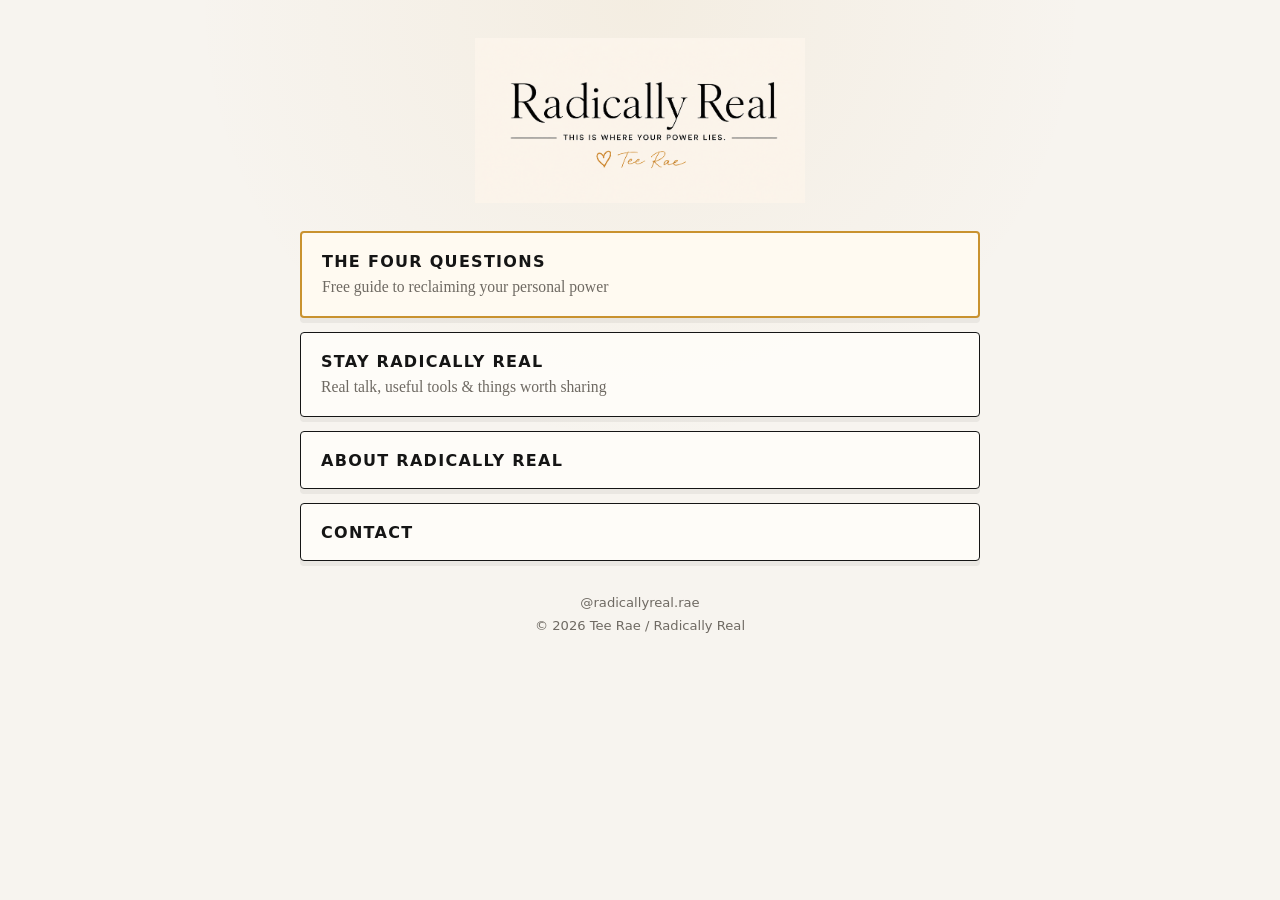
<file: index.html>
<!doctype html>
<html lang="en">
<head>
  <meta charset="utf-8" />
  <meta name="viewport" content="width=device-width, initial-scale=1" />
  <meta name="description" content="Radically Real by Tee Rae. This is where your power lies." />
  <title>Radically Real</title>
  <link rel="stylesheet" href="styles.css" />
</head>
<body>
  <main class="site-shell">
    <header class="brand">
      <img class="brand-logo" src="radically real watermark.png" alt="Radically Real watermark logo" />
    </header>

    <section class="link-stack" aria-label="Radically Real links">
      <!-- Replace href with your Kit free-guide signup URL when ready. -->
     <a class="link-card primary" href="#" data-formkit-toggle="cbc5f8ef7a" aria-label="The Four Questions free guide">
        <span class="link-title">The Four Questions</span>
        <span class="link-subtitle">Free guide to reclaiming your personal power</span>
      </a>

      <!-- Replace href with your Kit general signup URL when ready. -->
  <a class="link-card" href="#" data-formkit-toggle="6499957e2b" aria-label="Stay Radically Real email signup">
        <span class="link-title">Stay Radically Real</span>
        <span class="link-subtitle">Real talk, useful tools &amp; things worth sharing</span>
      </a>

      <a class="link-card" href="about.html">
        <span class="link-title">About Radically Real</span>
      </a>

      <a class="link-card" href="contact.html">
        <span class="link-title">Contact</span>
      </a>
    </section>

    <footer class="footer">
      <div>@radicallyreal.rae</div>
      <div style="margin-top:8px;">© 2026 Tee Rae / Radically Real</div>
    </footer>
  </main>
<script async data-uid="cbc5f8ef7a" src="https://radically-real.kit.com/cbc5f8ef7a/index.js"></script>
<script async data-uid="6499957e2b" src="https://radically-real.kit.com/6499957e2b/index.js"></script>
</body>
</html>
</file>
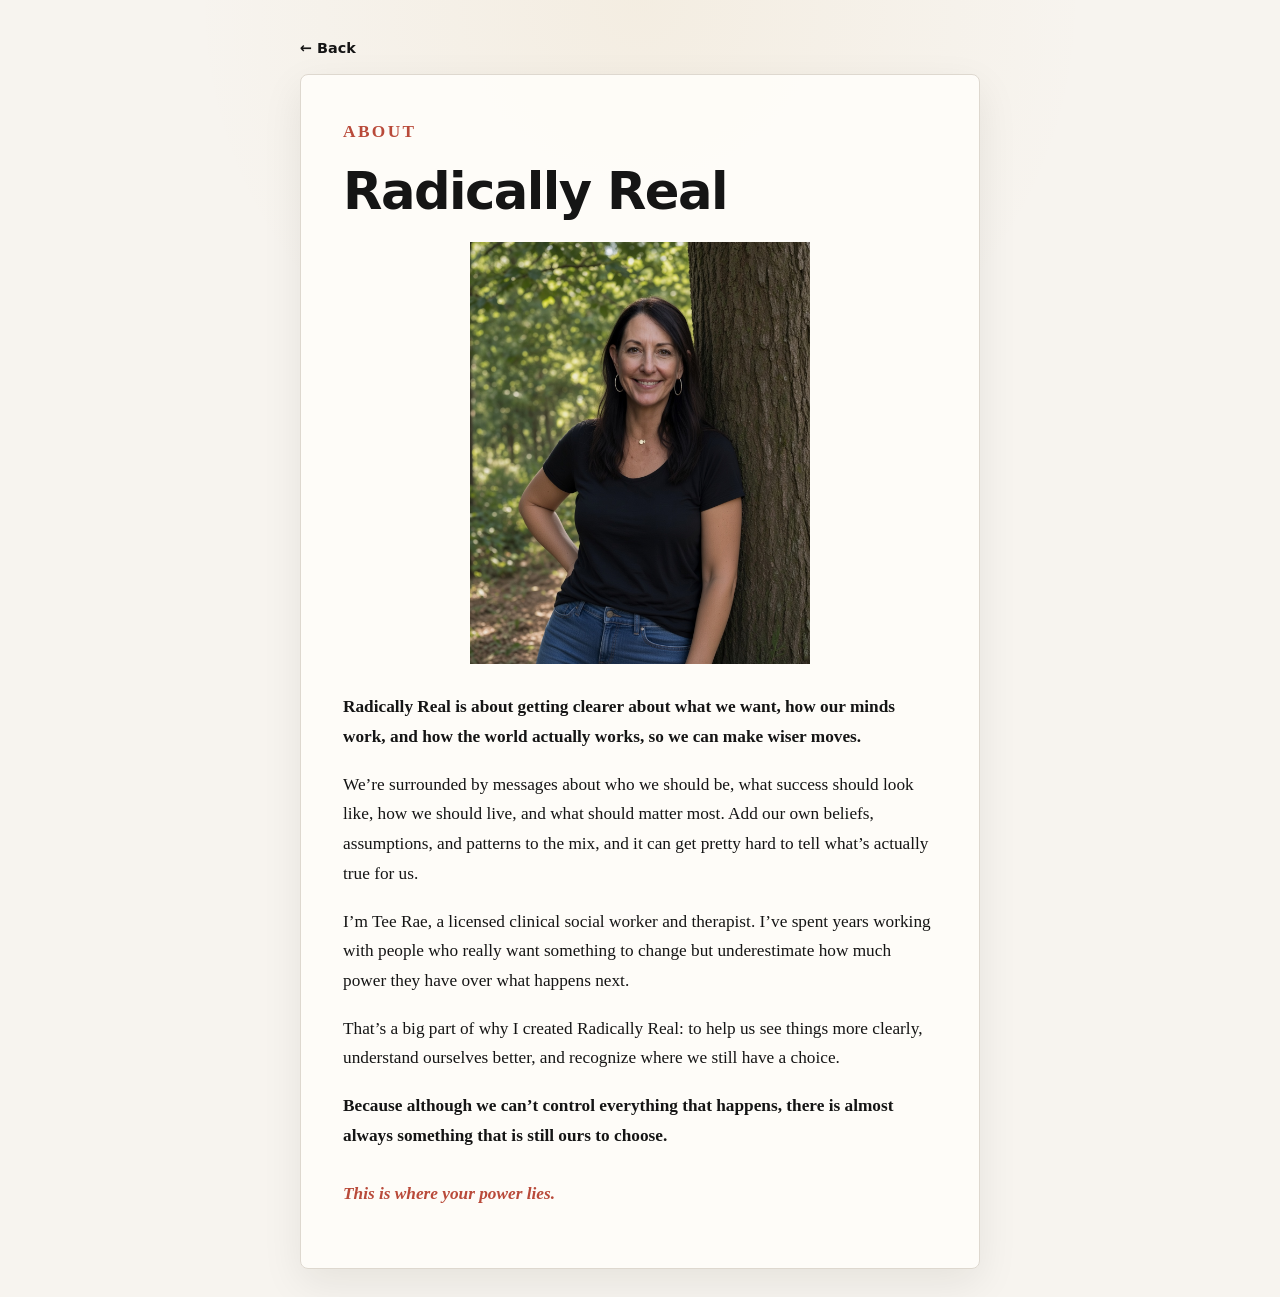
<file: about.html>
<!doctype html>
<html lang="en">
<head>
  <meta charset="utf-8" />
  <meta name="viewport" content="width=device-width, initial-scale=1" />
  <meta name="description" content="About Radically Real and Tee Rae." />
  <title>About Radically Real</title>
  <link rel="stylesheet" href="styles.css" />
</head>
<body>
  <main class="site-shell">
    <a class="back-link" href="index.html">← Back</a>
    <article class="page-card">
      <p class="page-kicker">About</p>
      <h1>Radically Real</h1>
      <img src="newabout.png" alt="Tee Rae" style="display:block; width:min(340px, 68vw); max-width:100%; height:auto; margin:24px auto 28px;" />
      <p><strong>Radically Real is about getting clearer about what we want, how our minds work, and how the world actually works, so we can make wiser moves.</strong></p>

      <p>We’re surrounded by messages about who we should be, what success should look like, how we should live, and what should matter most. Add our own beliefs, assumptions, and patterns to the mix, and it can get pretty hard to tell what’s actually true for us.</p>

      <p>I’m Tee Rae, a licensed clinical social worker and therapist. I’ve spent years working with people who really want something to change but underestimate how much power they have over what happens next.</p>

      <p>That’s a big part of why I created Radically Real: to help us see things more clearly, understand ourselves better, and recognize where we still have a choice.</p>

      <p><strong>Because although we can’t control everything that happens, there is almost always something that is still ours to choose.</strong></p>

      <p class="signature">This is where your power lies.</p>
    </article>
  </main>
</body>
</html>
</file>
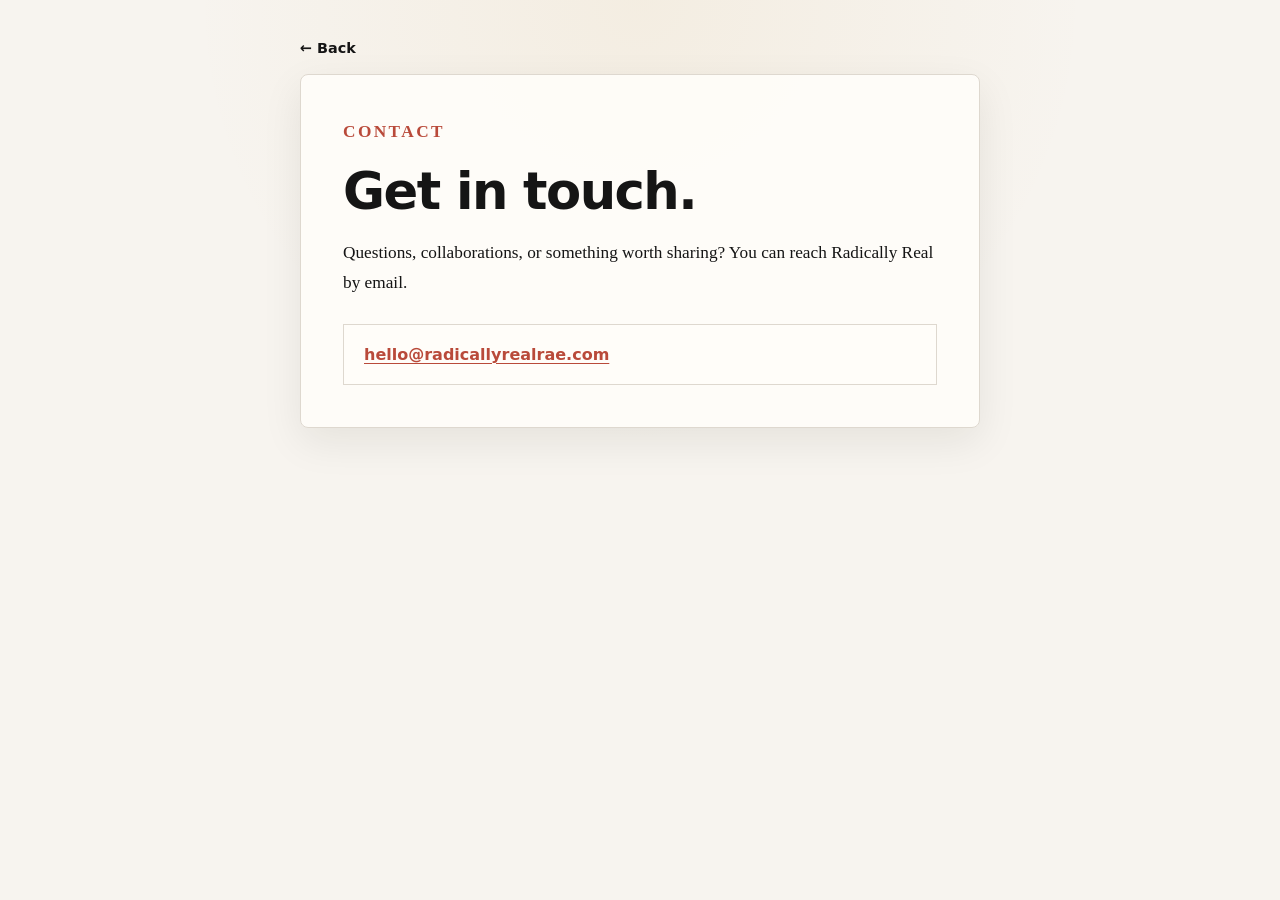
<file: contact.html>
<!doctype html>
<html lang="en">
<head>
  <meta charset="utf-8" />
  <meta name="viewport" content="width=device-width, initial-scale=1" />
  <meta name="description" content="Contact Radically Real." />
  <title>Contact | Radically Real</title>
  <link rel="stylesheet" href="styles.css" />
</head>
<body>
  <main class="site-shell">
    <a class="back-link" href="index.html">← Back</a>
    <article class="page-card">
      <p class="page-kicker">Contact</p>
      <h1>Get in touch.</h1>
      <p>Questions, collaborations, or something worth sharing? You can reach Radically Real by email.</p>

      <div class="contact-box">
        <a href="mailto:hello@radicallyrealrae.com">hello@radicallyrealrae.com</a>
      </div>

    </article>
  </main>
</body>
</html>
</file>
<file: styles.css>
:root {
  --ivory: #f7f4ef;
  --paper: #fffdf9;
  --ink: #151515;
  --muted: #6f6a63;
  --amber: #c9922f;
  --rust: #b94a3a;
  --line: #ded8cf;
  --shadow: 0 14px 40px rgba(25, 22, 18, 0.08);
}

* { box-sizing: border-box; }

html { scroll-behavior: smooth; }

body {
  margin: 0;
  min-height: 100vh;
  background:
    radial-gradient(circle at top, rgba(201,146,47,0.07), transparent 28rem),
    var(--ivory);
  color: var(--ink);
  font-family: Inter, ui-sans-serif, system-ui, -apple-system, BlinkMacSystemFont, "Segoe UI", sans-serif;
  -webkit-font-smoothing: antialiased;
}

a { color: inherit; }

.site-shell {
  width: min(100% - 32px, 680px);
  margin: 0 auto;
  padding: 38px 0 28px;
}

.brand {
  text-align: center;
  margin-bottom: 28px;
}

.brand-logo {
  display: block;
  width: min(68vw, 330px);
  height: auto;
  margin: 0 auto 12px;
}

.tagline {
  margin: 0;
  font-family: Georgia, "Times New Roman", serif;
  font-size: clamp(1.08rem, 2.8vw, 1.28rem);
  font-style: italic;
  line-height: 1.5;
}

.link-stack {
  display: grid;
  gap: 14px;
}

.link-card {
  display: block;
  text-decoration: none;
  background: rgba(255, 253, 249, 0.92);
  border: 1px solid var(--ink);
  border-radius: 4px;
  padding: 19px 20px 18px;
  box-shadow: 0 5px 0 rgba(21,21,21,0.06);
  transition: transform 160ms ease, box-shadow 160ms ease, border-color 160ms ease;
}

.link-card:hover,
.link-card:focus-visible {
  transform: translateY(-2px);
  box-shadow: var(--shadow);
  border-color: var(--amber);
  outline: none;
}

.link-card.primary {
  border: 2px solid var(--amber);
  background: #fffaf1;
}

.link-title {
  display: block;
  font-size: 1rem;
  font-weight: 800;
  letter-spacing: 0.08em;
  text-transform: uppercase;
}

.link-subtitle {
  display: block;
  margin-top: 5px;
  color: var(--muted);
  font-family: Georgia, "Times New Roman", serif;
  font-size: 0.98rem;
  line-height: 1.4;
}

.footer {
  margin-top: 34px;
  text-align: center;
  color: var(--muted);
  font-size: 0.82rem;
}

.footer a {
  text-underline-offset: 3px;
}

.page-card {
  background: rgba(255,253,249,0.94);
  border: 1px solid var(--line);
  border-radius: 8px;
  padding: clamp(24px, 5vw, 42px);
  box-shadow: var(--shadow);
}

.page-kicker {
  margin: 0 0 8px;
  color: var(--rust);
  font-size: 0.78rem;
  font-weight: 800;
  letter-spacing: 0.14em;
  text-transform: uppercase;
}

h1 {
  margin: 0 0 20px;
  font-size: clamp(2rem, 7vw, 3.2rem);
  line-height: 1.05;
  letter-spacing: -0.03em;
}

.page-card p {
  margin: 0 0 18px;
  font-family: Georgia, "Times New Roman", serif;
  font-size: 1.08rem;
  line-height: 1.72;
}

.signature {
  margin-top: 28px !important;
  color: var(--rust);
  font-style: italic;
  font-weight: 700;
}

.back-link {
  display: inline-block;
  margin-bottom: 18px;
  font-size: 0.9rem;
  font-weight: 700;
  text-decoration: none;
}

.back-link:hover { text-decoration: underline; }

.contact-box {
  margin-top: 26px;
  padding: 20px;
  border: 1px solid var(--line);
  background: var(--paper);
}

.contact-box a {
  font-weight: 800;
  color: var(--rust);
  text-decoration-thickness: 1px;
  text-underline-offset: 3px;
}

.note {
  margin-top: 20px;
  color: var(--muted);
  font-size: 0.86rem;
  line-height: 1.5;
}

.about-photo {
  display: block;
  width: 100%;
  max-width: 340px;
  height: auto;
  margin: 24px auto 28px;
}

@media (max-width: 480px) {
  .site-shell { width: min(100% - 24px, 680px); padding-top: 24px; }
  .brand-logo { width: min(74vw, 300px); }
  .link-card { padding: 17px 17px 16px; }

  .about-photo {
    width: 82%;
    max-width: 280px;
    height: auto;
    margin: 18px auto 22px;
  }
}
</file>
